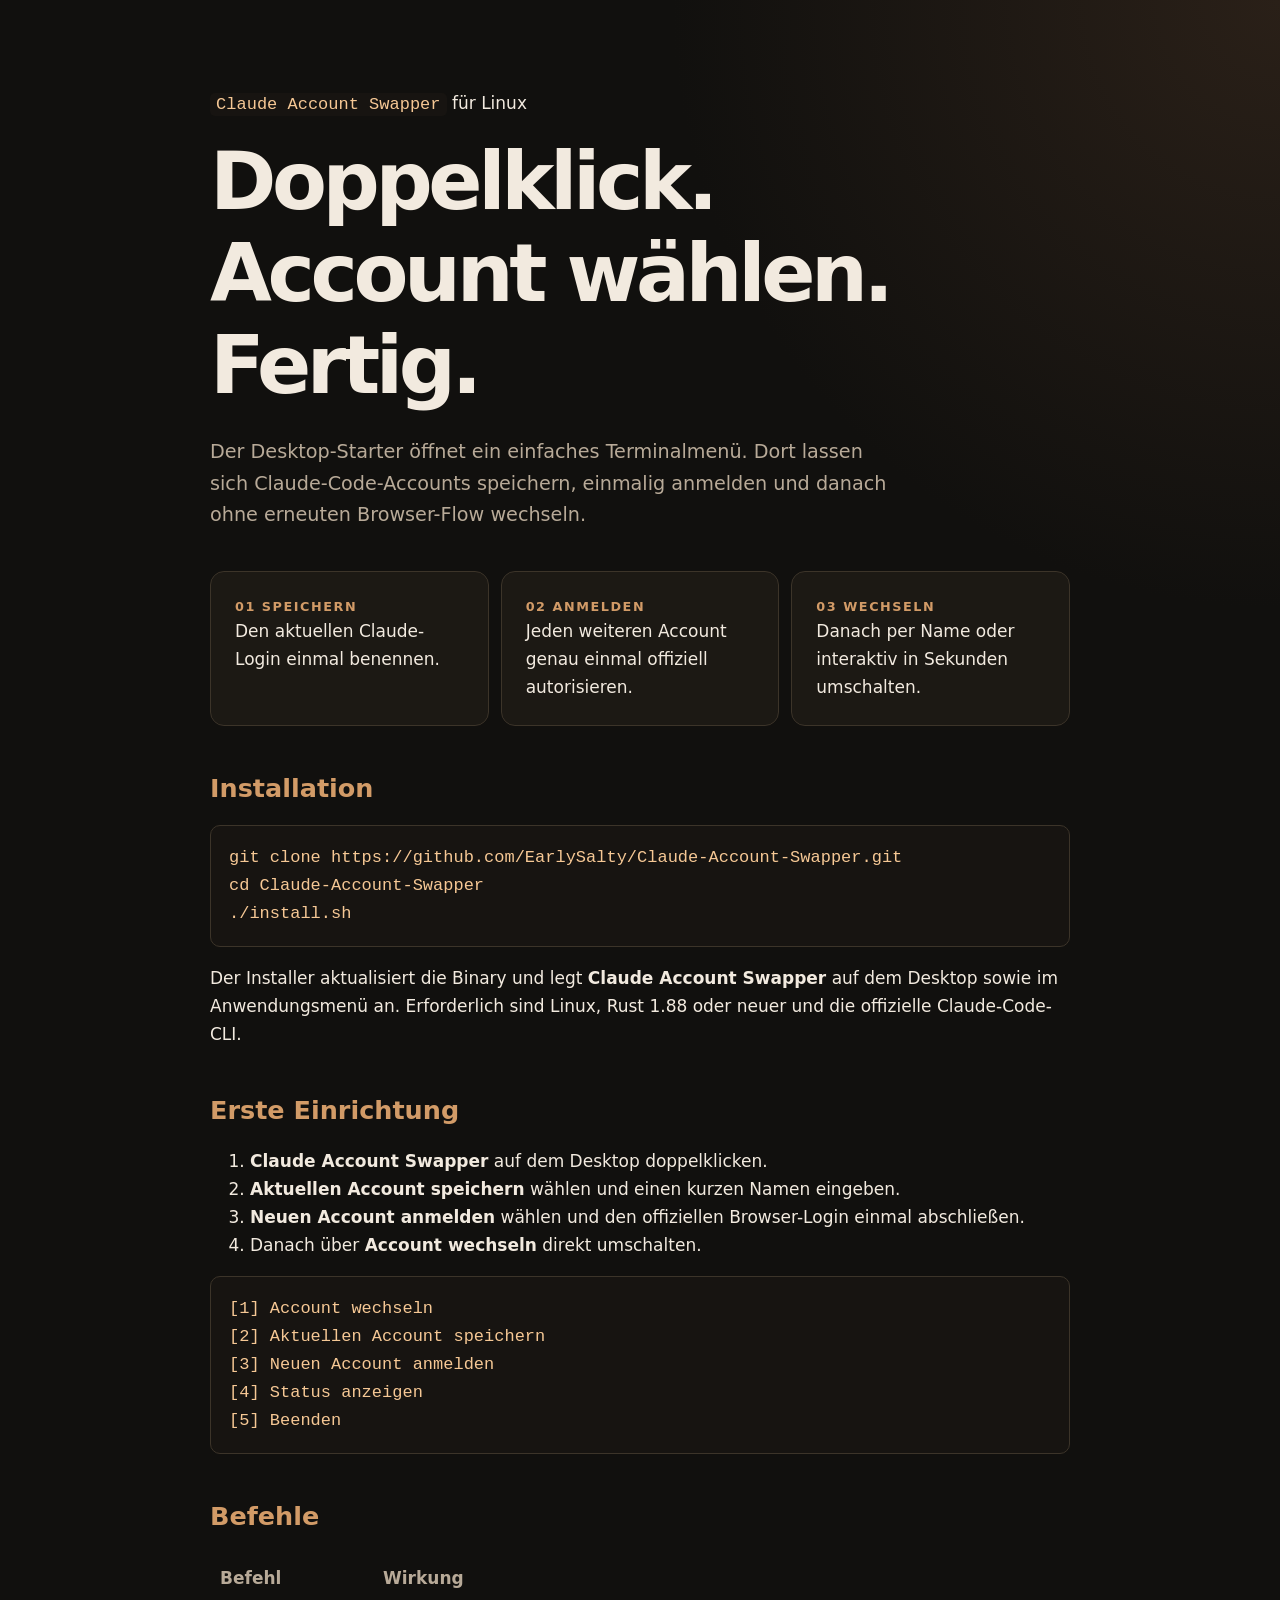
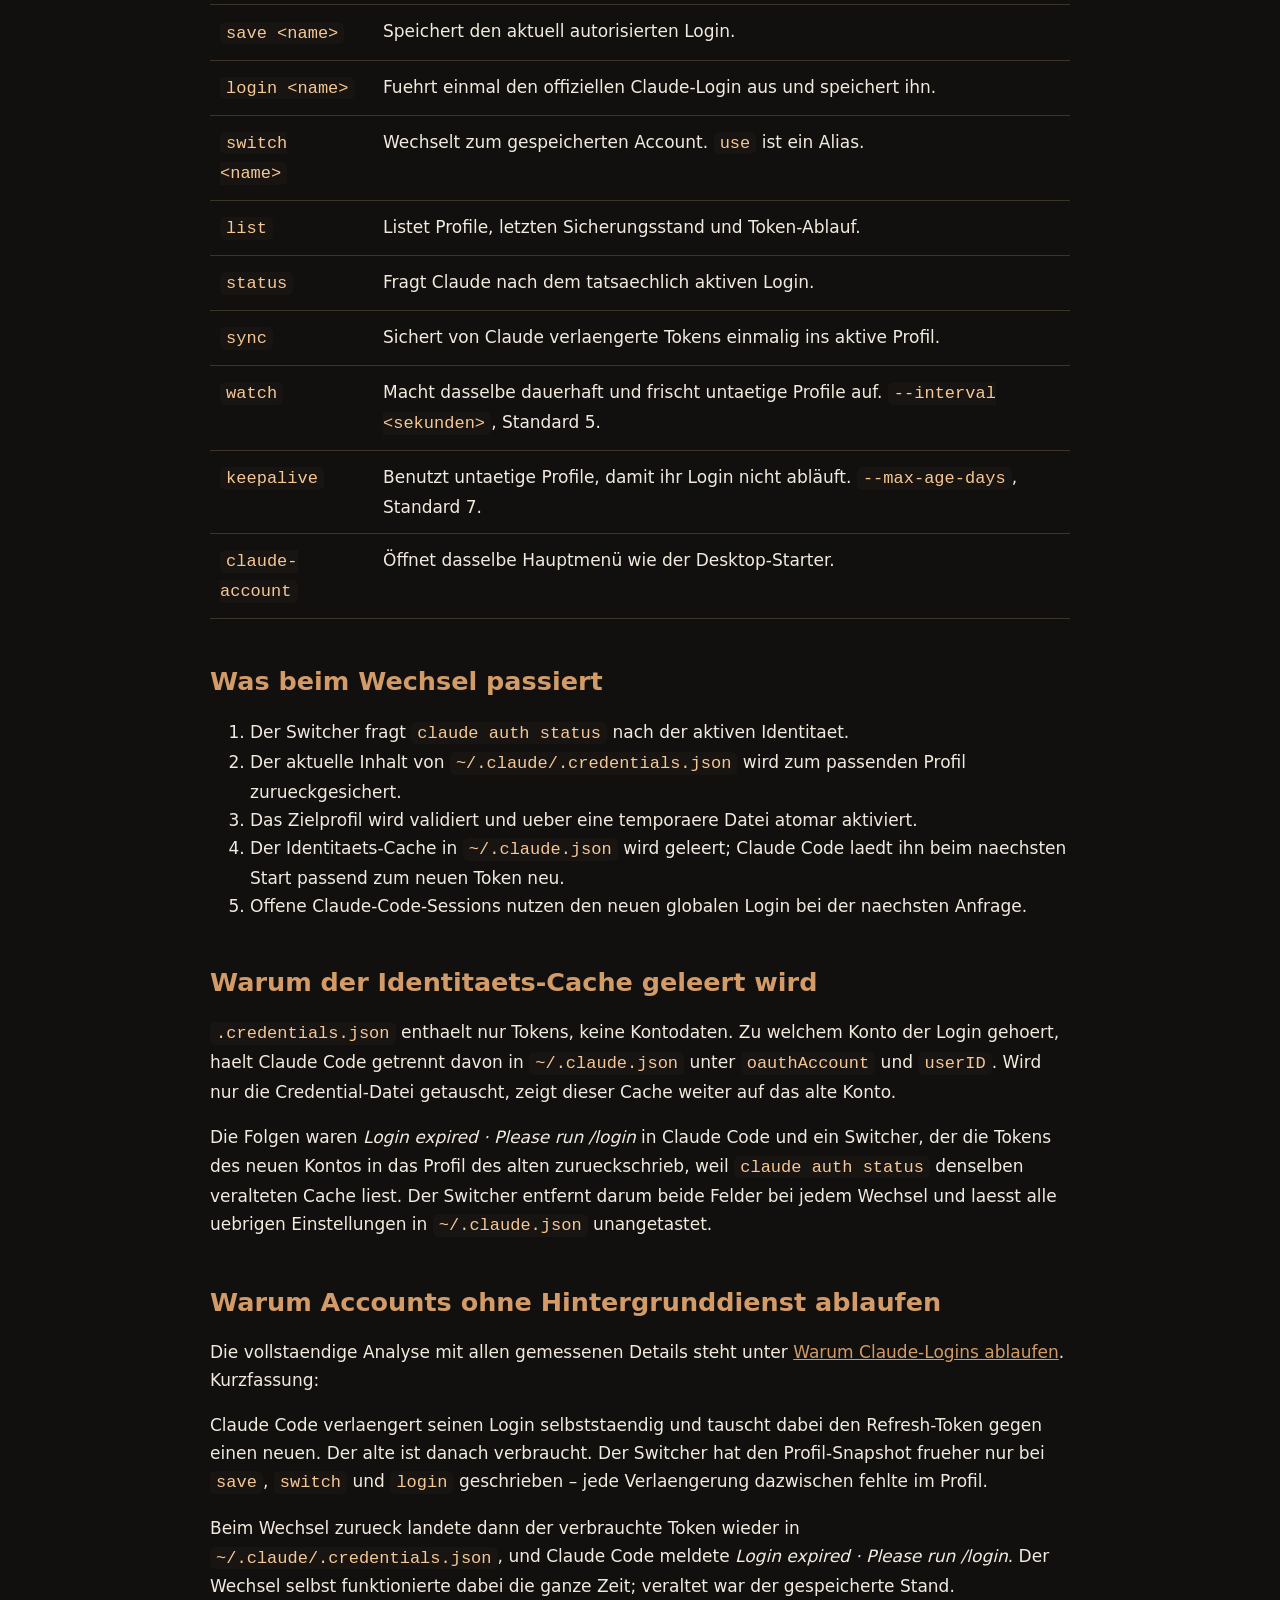
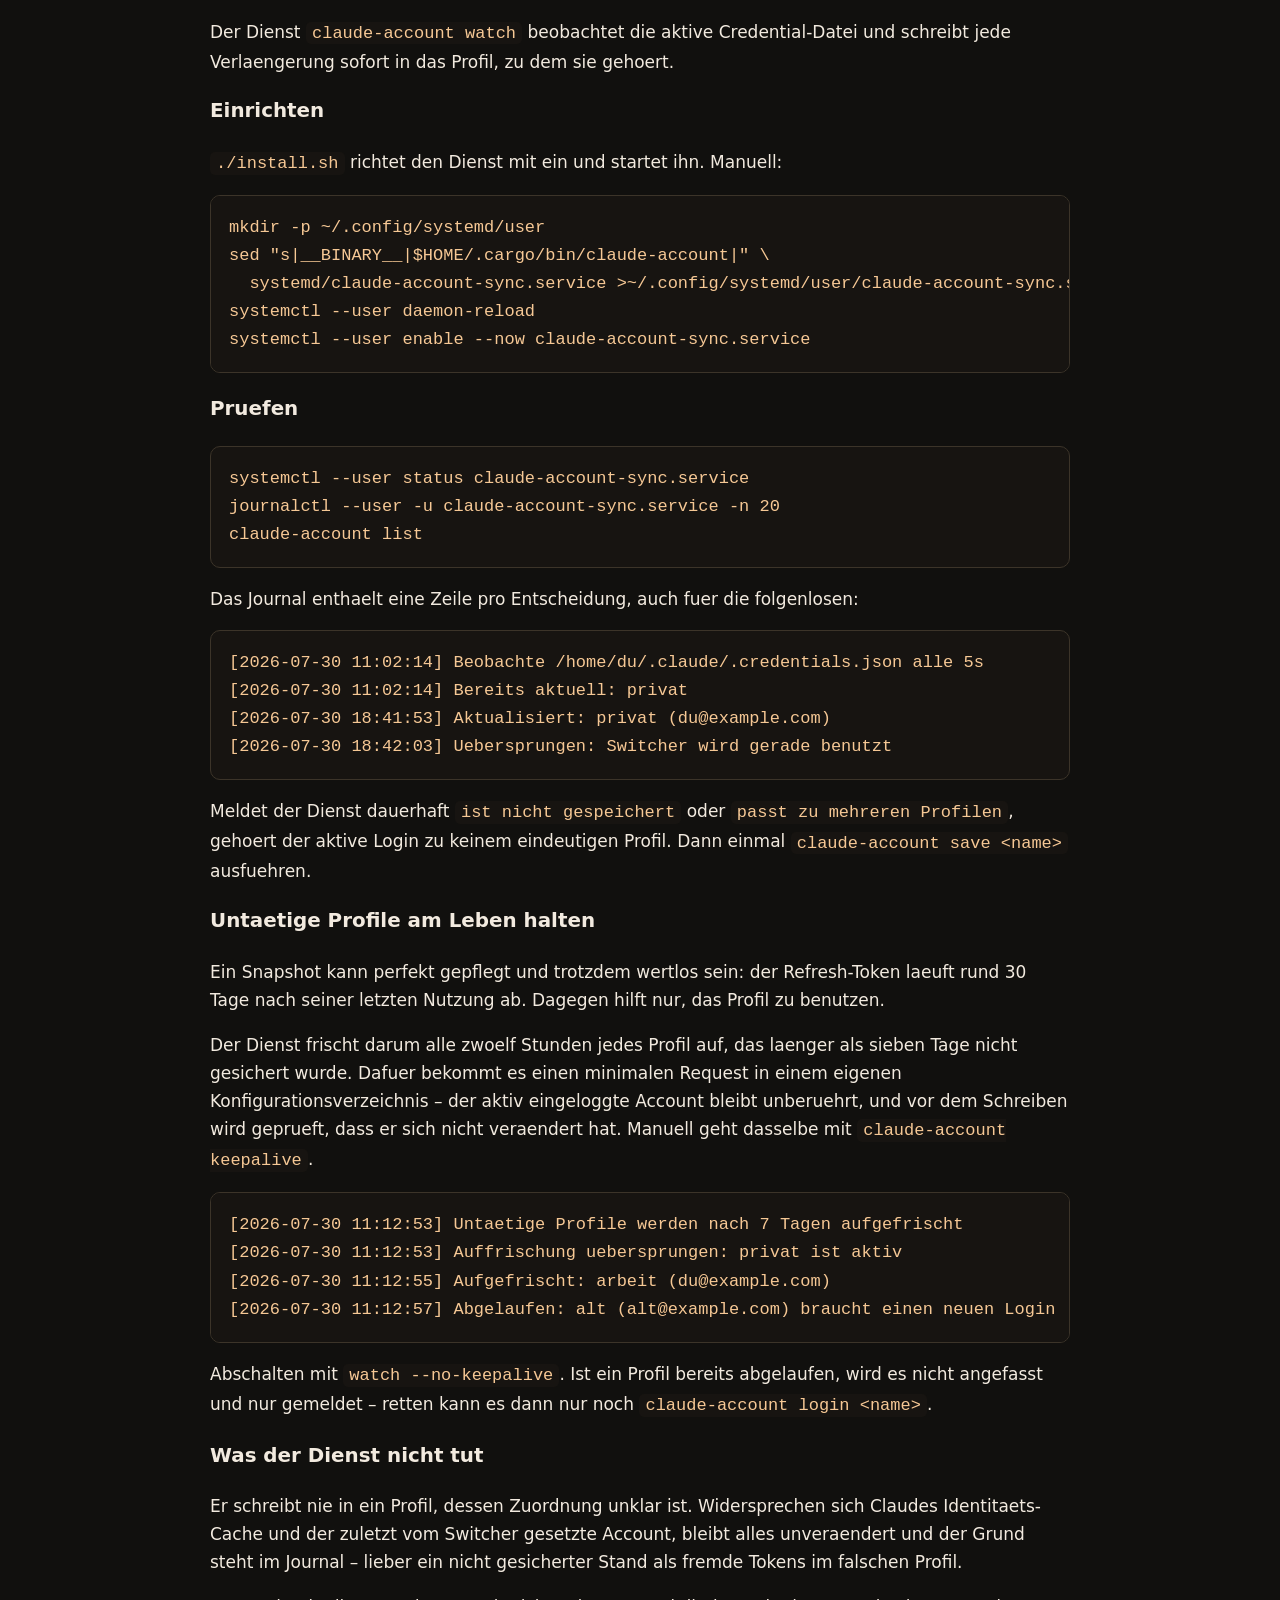
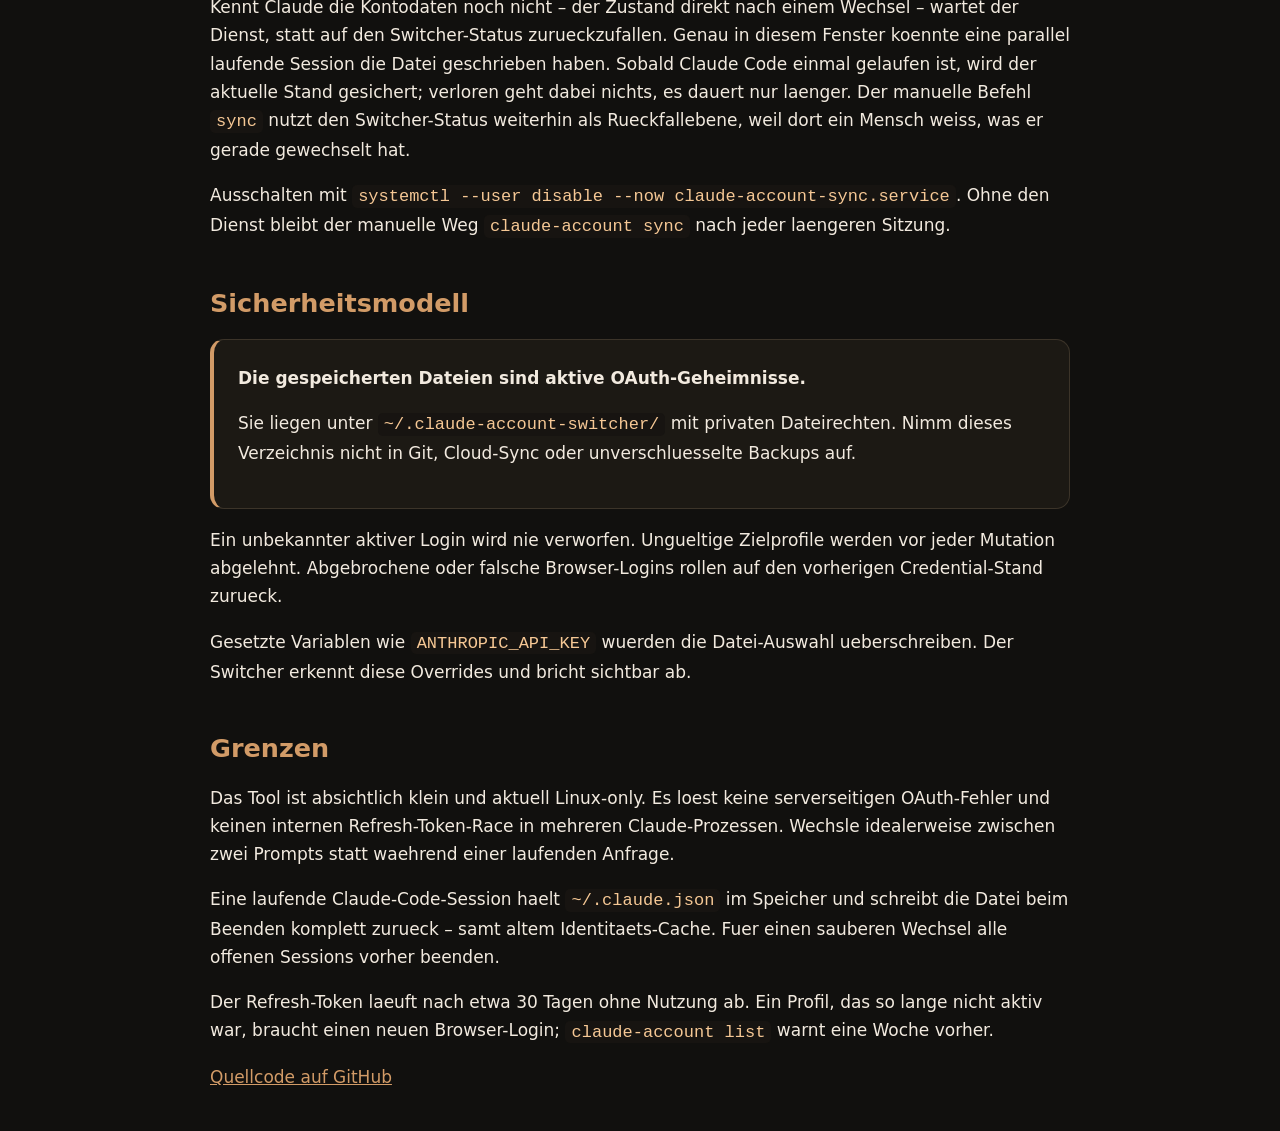
<file: docs/index.html>
<!DOCTYPE html>
<html lang="de">
<head>
  <meta charset="utf-8">
  <meta name="viewport" content="width=device-width, initial-scale=1">
  <title>Claude Account Swapper - Anleitung</title>
  <style>
    :root {
      color-scheme: dark;
      --background: #11100e;
      --surface: #1d1a16;
      --border: #3c3429;
      --text: #f2eadf;
      --muted: #b8aa98;
      --accent: #d29b67;
      --code: #171411;
    }
    * { box-sizing: border-box; }
    body {
      margin: 0;
      background: radial-gradient(circle at top right, #2a2018 0, var(--background) 38rem);
      color: var(--text);
      font: 17px/1.65 ui-sans-serif, system-ui, sans-serif;
    }
    main { width: min(860px, calc(100% - 32px)); margin: 0 auto; padding: 72px 0 96px; }
    h1, h2 { line-height: 1.15; }
    h1 { max-width: 720px; margin: 0; font-size: clamp(2.4rem, 8vw, 5rem); letter-spacing: -0.055em; }
    h2 { margin-top: 3rem; color: var(--accent); }
    .lead { max-width: 680px; margin: 24px 0 40px; color: var(--muted); font-size: 1.2rem; }
    .card { padding: 24px; border: 1px solid var(--border); border-radius: 14px; background: color-mix(in srgb, var(--surface) 94%, transparent); }
    .flow { display: grid; grid-template-columns: repeat(3, 1fr); gap: 12px; }
    .flow strong { display: block; color: var(--accent); font-size: 0.8rem; text-transform: uppercase; letter-spacing: 0.12em; }
    code { padding: 0.12rem 0.38rem; border-radius: 5px; background: var(--code); color: #f6c895; }
    pre { overflow-x: auto; padding: 18px; border: 1px solid var(--border); border-radius: 10px; background: var(--code); }
    pre code { padding: 0; background: transparent; }
    table { width: 100%; border-collapse: collapse; }
    th, td { padding: 12px 10px; border-bottom: 1px solid var(--border); text-align: left; vertical-align: top; }
    th { color: var(--muted); }
    .warning { border-left: 4px solid var(--accent); }
    a { color: var(--accent); }
    @media (max-width: 680px) {
      main { padding-top: 40px; }
      .flow { grid-template-columns: 1fr; }
      table, tbody, tr, td { display: block; }
      thead { display: none; }
      td { padding: 8px 0; }
      td:last-child { padding-bottom: 20px; }
    }
  </style>
</head>
<body>
  <main>
    <p><code>Claude Account Swapper</code> für Linux</p>
    <h1>Doppelklick. Account wählen. Fertig.</h1>
    <p class="lead">Der Desktop-Starter öffnet ein einfaches Terminalmenü. Dort lassen sich Claude-Code-Accounts speichern, einmalig anmelden und danach ohne erneuten Browser-Flow wechseln.</p>

    <section class="flow" aria-label="Ablauf">
      <div class="card"><strong>01 Speichern</strong>Den aktuellen Claude-Login einmal benennen.</div>
      <div class="card"><strong>02 Anmelden</strong>Jeden weiteren Account genau einmal offiziell autorisieren.</div>
      <div class="card"><strong>03 Wechseln</strong>Danach per Name oder interaktiv in Sekunden umschalten.</div>
    </section>

    <h2>Installation</h2>
    <pre><code>git clone https://github.com/EarlySalty/Claude-Account-Swapper.git
cd Claude-Account-Swapper
./install.sh</code></pre>
    <p>Der Installer aktualisiert die Binary und legt <strong>Claude Account Swapper</strong> auf dem Desktop sowie im Anwendungsmenü an. Erforderlich sind Linux, Rust 1.88 oder neuer und die offizielle Claude-Code-CLI.</p>

    <h2>Erste Einrichtung</h2>
    <ol>
      <li><strong>Claude Account Swapper</strong> auf dem Desktop doppelklicken.</li>
      <li><strong>Aktuellen Account speichern</strong> wählen und einen kurzen Namen eingeben.</li>
      <li><strong>Neuen Account anmelden</strong> wählen und den offiziellen Browser-Login einmal abschließen.</li>
      <li>Danach über <strong>Account wechseln</strong> direkt umschalten.</li>
    </ol>
    <pre><code>[1] Account wechseln
[2] Aktuellen Account speichern
[3] Neuen Account anmelden
[4] Status anzeigen
[5] Beenden</code></pre>

    <h2>Befehle</h2>
    <table>
      <thead><tr><th>Befehl</th><th>Wirkung</th></tr></thead>
      <tbody>
        <tr><td><code>save &lt;name&gt;</code></td><td>Speichert den aktuell autorisierten Login.</td></tr>
        <tr><td><code>login &lt;name&gt;</code></td><td>Fuehrt einmal den offiziellen Claude-Login aus und speichert ihn.</td></tr>
        <tr><td><code>switch &lt;name&gt;</code></td><td>Wechselt zum gespeicherten Account. <code>use</code> ist ein Alias.</td></tr>
        <tr><td><code>list</code></td><td>Listet Profile, letzten Sicherungsstand und Token-Ablauf.</td></tr>
        <tr><td><code>status</code></td><td>Fragt Claude nach dem tatsaechlich aktiven Login.</td></tr>
        <tr><td><code>sync</code></td><td>Sichert von Claude verlaengerte Tokens einmalig ins aktive Profil.</td></tr>
        <tr><td><code>watch</code></td><td>Macht dasselbe dauerhaft und frischt untaetige Profile auf. <code>--interval &lt;sekunden&gt;</code>, Standard 5.</td></tr>
        <tr><td><code>keepalive</code></td><td>Benutzt untaetige Profile, damit ihr Login nicht abläuft. <code>--max-age-days</code>, Standard 7.</td></tr>
        <tr><td><code>claude-account</code></td><td>Öffnet dasselbe Hauptmenü wie der Desktop-Starter.</td></tr>
      </tbody>
    </table>

    <h2>Was beim Wechsel passiert</h2>
    <ol>
      <li>Der Switcher fragt <code>claude auth status</code> nach der aktiven Identitaet.</li>
      <li>Der aktuelle Inhalt von <code>~/.claude/.credentials.json</code> wird zum passenden Profil zurueckgesichert.</li>
      <li>Das Zielprofil wird validiert und ueber eine temporaere Datei atomar aktiviert.</li>
      <li>Der Identitaets-Cache in <code>~/.claude.json</code> wird geleert; Claude Code laedt ihn beim naechsten Start passend zum neuen Token neu.</li>
      <li>Offene Claude-Code-Sessions nutzen den neuen globalen Login bei der naechsten Anfrage.</li>
    </ol>

    <h2>Warum der Identitaets-Cache geleert wird</h2>
    <p><code>.credentials.json</code> enthaelt nur Tokens, keine Kontodaten. Zu welchem Konto der Login gehoert, haelt Claude Code getrennt davon in <code>~/.claude.json</code> unter <code>oauthAccount</code> und <code>userID</code>. Wird nur die Credential-Datei getauscht, zeigt dieser Cache weiter auf das alte Konto.</p>
    <p>Die Folgen waren <em>Login expired &middot; Please run /login</em> in Claude Code und ein Switcher, der die Tokens des neuen Kontos in das Profil des alten zurueckschrieb, weil <code>claude auth status</code> denselben veralteten Cache liest. Der Switcher entfernt darum beide Felder bei jedem Wechsel und laesst alle uebrigen Einstellungen in <code>~/.claude.json</code> unangetastet.</p>

    <h2>Warum Accounts ohne Hintergrunddienst ablaufen</h2>
    <p>Die vollstaendige Analyse mit allen gemessenen Details steht unter <a href="lebensdauer.html">Warum Claude-Logins ablaufen</a>. Kurzfassung:</p>
    <p>Claude Code verlaengert seinen Login selbststaendig und tauscht dabei den Refresh-Token gegen einen neuen. Der alte ist danach verbraucht. Der Switcher hat den Profil-Snapshot frueher nur bei <code>save</code>, <code>switch</code> und <code>login</code> geschrieben &ndash; jede Verlaengerung dazwischen fehlte im Profil.</p>
    <p>Beim Wechsel zurueck landete dann der verbrauchte Token wieder in <code>~/.claude/.credentials.json</code>, und Claude Code meldete <em>Login expired &middot; Please run /login</em>. Der Wechsel selbst funktionierte dabei die ganze Zeit; veraltet war der gespeicherte Stand.</p>
    <p>Der Dienst <code>claude-account watch</code> beobachtet die aktive Credential-Datei und schreibt jede Verlaengerung sofort in das Profil, zu dem sie gehoert.</p>

    <h3>Einrichten</h3>
    <p><code>./install.sh</code> richtet den Dienst mit ein und startet ihn. Manuell:</p>
    <pre><code>mkdir -p ~/.config/systemd/user
sed "s|__BINARY__|$HOME/.cargo/bin/claude-account|" \
  systemd/claude-account-sync.service &gt;~/.config/systemd/user/claude-account-sync.service
systemctl --user daemon-reload
systemctl --user enable --now claude-account-sync.service</code></pre>

    <h3>Pruefen</h3>
    <pre><code>systemctl --user status claude-account-sync.service
journalctl --user -u claude-account-sync.service -n 20
claude-account list</code></pre>
    <p>Das Journal enthaelt eine Zeile pro Entscheidung, auch fuer die folgenlosen:</p>
    <pre><code>[2026-07-30 11:02:14] Beobachte /home/du/.claude/.credentials.json alle 5s
[2026-07-30 11:02:14] Bereits aktuell: privat
[2026-07-30 18:41:53] Aktualisiert: privat (du@example.com)
[2026-07-30 18:42:03] Uebersprungen: Switcher wird gerade benutzt</code></pre>
    <p>Meldet der Dienst dauerhaft <code>ist nicht gespeichert</code> oder <code>passt zu mehreren Profilen</code>, gehoert der aktive Login zu keinem eindeutigen Profil. Dann einmal <code>claude-account save &lt;name&gt;</code> ausfuehren.</p>

    <h3>Untaetige Profile am Leben halten</h3>
    <p>Ein Snapshot kann perfekt gepflegt und trotzdem wertlos sein: der Refresh-Token laeuft rund 30 Tage nach seiner letzten Nutzung ab. Dagegen hilft nur, das Profil zu benutzen.</p>
    <p>Der Dienst frischt darum alle zwoelf Stunden jedes Profil auf, das laenger als sieben Tage nicht gesichert wurde. Dafuer bekommt es einen minimalen Request in einem eigenen Konfigurationsverzeichnis &ndash; der aktiv eingeloggte Account bleibt unberuehrt, und vor dem Schreiben wird geprueft, dass er sich nicht veraendert hat. Manuell geht dasselbe mit <code>claude-account keepalive</code>.</p>
    <pre><code>[2026-07-30 11:12:53] Untaetige Profile werden nach 7 Tagen aufgefrischt
[2026-07-30 11:12:53] Auffrischung uebersprungen: privat ist aktiv
[2026-07-30 11:12:55] Aufgefrischt: arbeit (du@example.com)
[2026-07-30 11:12:57] Abgelaufen: alt (alt@example.com) braucht einen neuen Login</code></pre>
    <p>Abschalten mit <code>watch --no-keepalive</code>. Ist ein Profil bereits abgelaufen, wird es nicht angefasst und nur gemeldet &ndash; retten kann es dann nur noch <code>claude-account login &lt;name&gt;</code>.</p>

    <h3>Was der Dienst nicht tut</h3>
    <p>Er schreibt nie in ein Profil, dessen Zuordnung unklar ist. Widersprechen sich Claudes Identitaets-Cache und der zuletzt vom Switcher gesetzte Account, bleibt alles unveraendert und der Grund steht im Journal &ndash; lieber ein nicht gesicherter Stand als fremde Tokens im falschen Profil.</p>
    <p>Kennt Claude die Kontodaten noch nicht &ndash; der Zustand direkt nach einem Wechsel &ndash; wartet der Dienst, statt auf den Switcher-Status zurueckzufallen. Genau in diesem Fenster koennte eine parallel laufende Session die Datei geschrieben haben. Sobald Claude Code einmal gelaufen ist, wird der aktuelle Stand gesichert; verloren geht dabei nichts, es dauert nur laenger. Der manuelle Befehl <code>sync</code> nutzt den Switcher-Status weiterhin als Rueckfallebene, weil dort ein Mensch weiss, was er gerade gewechselt hat.</p>
    <p>Ausschalten mit <code>systemctl --user disable --now claude-account-sync.service</code>. Ohne den Dienst bleibt der manuelle Weg <code>claude-account sync</code> nach jeder laengeren Sitzung.</p>

    <h2>Sicherheitsmodell</h2>
    <div class="card warning">
      <strong>Die gespeicherten Dateien sind aktive OAuth-Geheimnisse.</strong>
      <p>Sie liegen unter <code>~/.claude-account-switcher/</code> mit privaten Dateirechten. Nimm dieses Verzeichnis nicht in Git, Cloud-Sync oder unverschluesselte Backups auf.</p>
    </div>
    <p>Ein unbekannter aktiver Login wird nie verworfen. Ungueltige Zielprofile werden vor jeder Mutation abgelehnt. Abgebrochene oder falsche Browser-Logins rollen auf den vorherigen Credential-Stand zurueck.</p>
    <p>Gesetzte Variablen wie <code>ANTHROPIC_API_KEY</code> wuerden die Datei-Auswahl ueberschreiben. Der Switcher erkennt diese Overrides und bricht sichtbar ab.</p>

    <h2>Grenzen</h2>
    <p>Das Tool ist absichtlich klein und aktuell Linux-only. Es loest keine serverseitigen OAuth-Fehler und keinen internen Refresh-Token-Race in mehreren Claude-Prozessen. Wechsle idealerweise zwischen zwei Prompts statt waehrend einer laufenden Anfrage.</p>
    <p>Eine laufende Claude-Code-Session haelt <code>~/.claude.json</code> im Speicher und schreibt die Datei beim Beenden komplett zurueck &ndash; samt altem Identitaets-Cache. Fuer einen sauberen Wechsel alle offenen Sessions vorher beenden.</p>
    <p>Der Refresh-Token laeuft nach etwa 30 Tagen ohne Nutzung ab. Ein Profil, das so lange nicht aktiv war, braucht einen neuen Browser-Login; <code>claude-account list</code> warnt eine Woche vorher.</p>

    <p><a href="https://github.com/EarlySalty/Claude-Account-Swapper">Quellcode auf GitHub</a></p>
  </main>
</body>
</html>
</file>
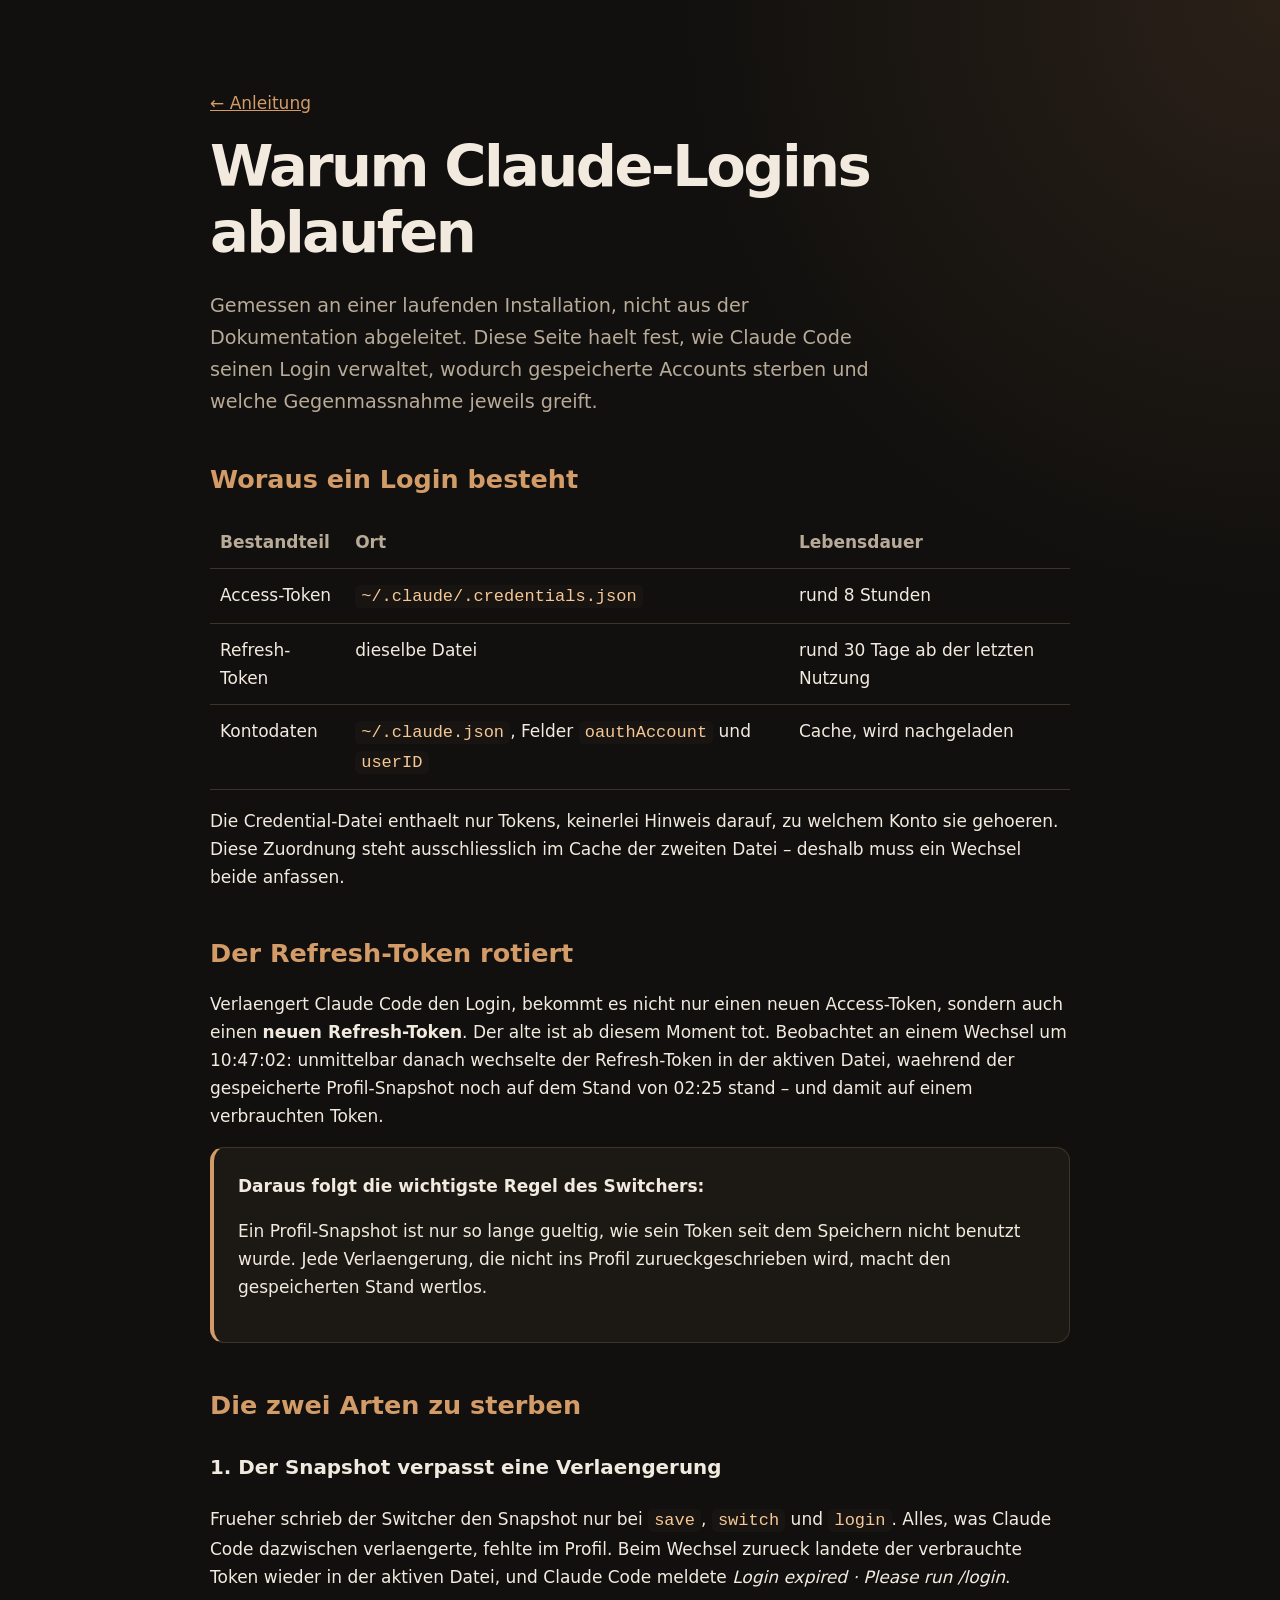
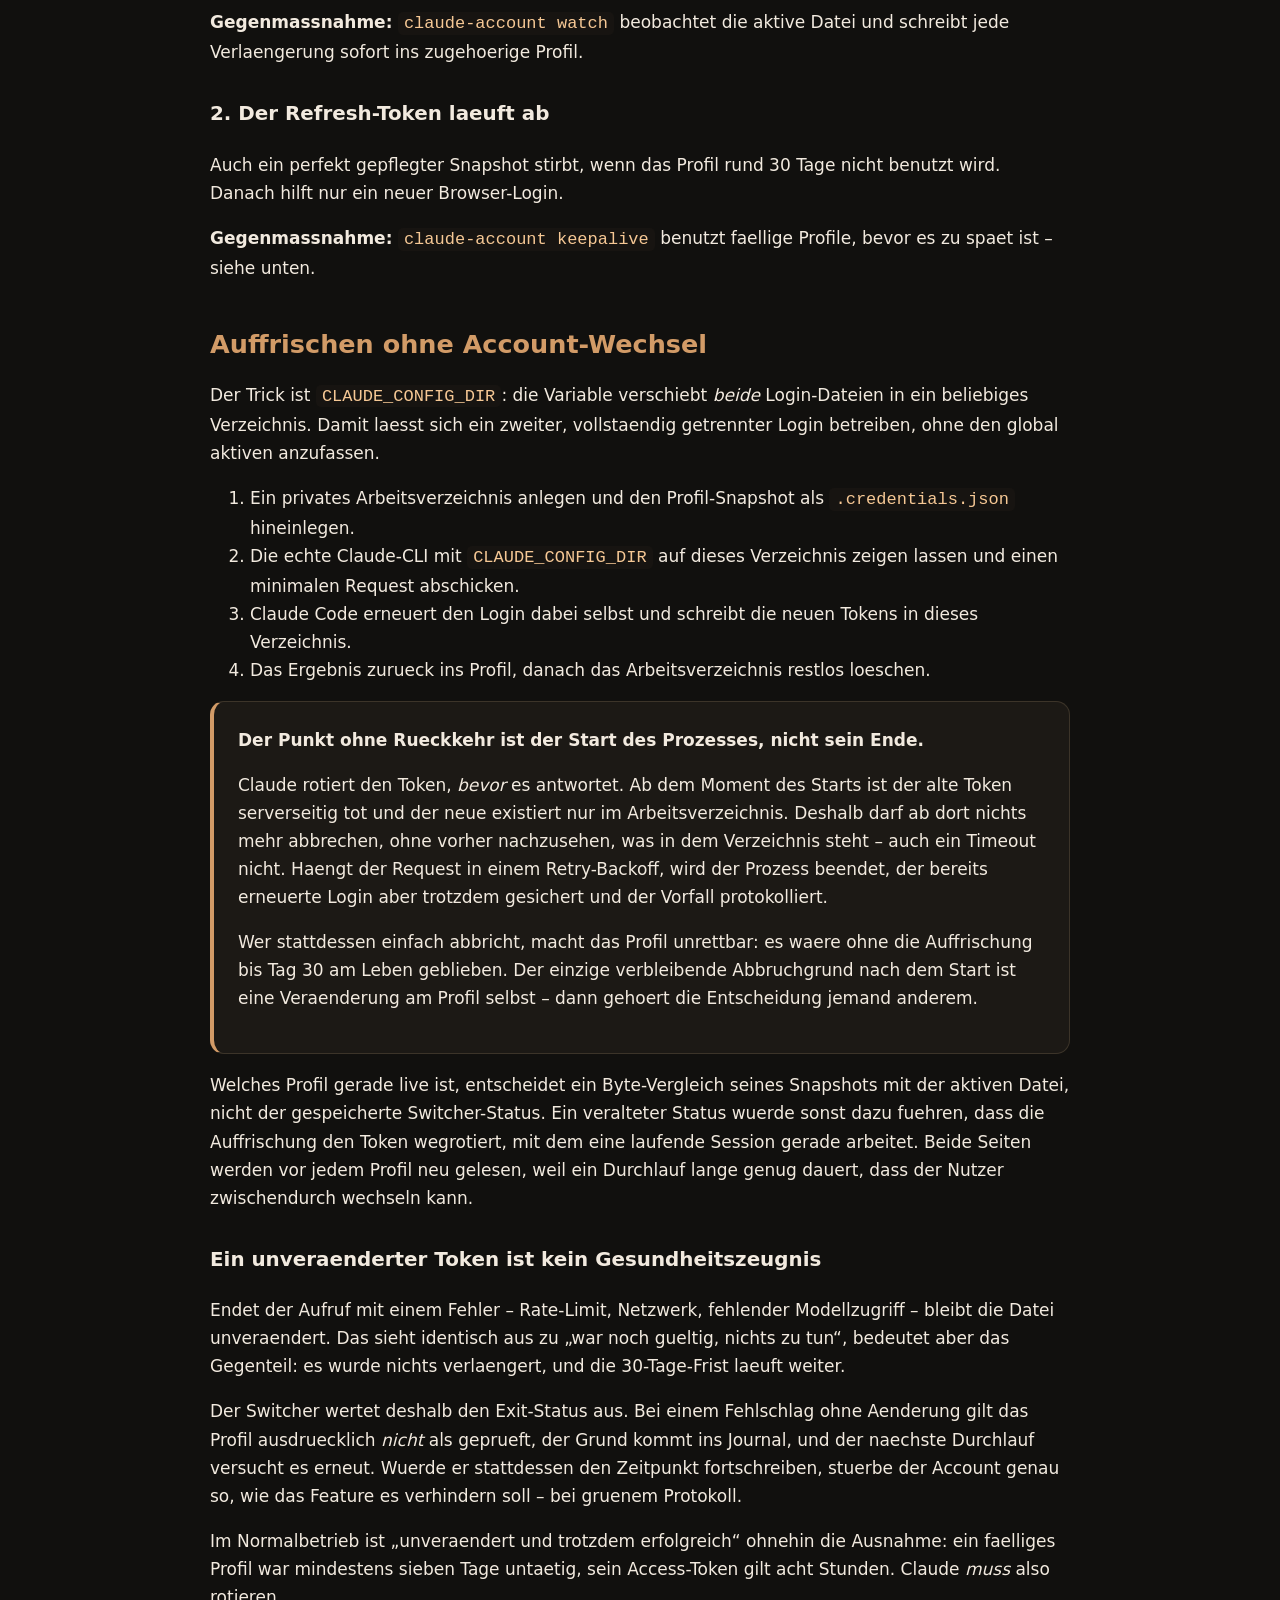
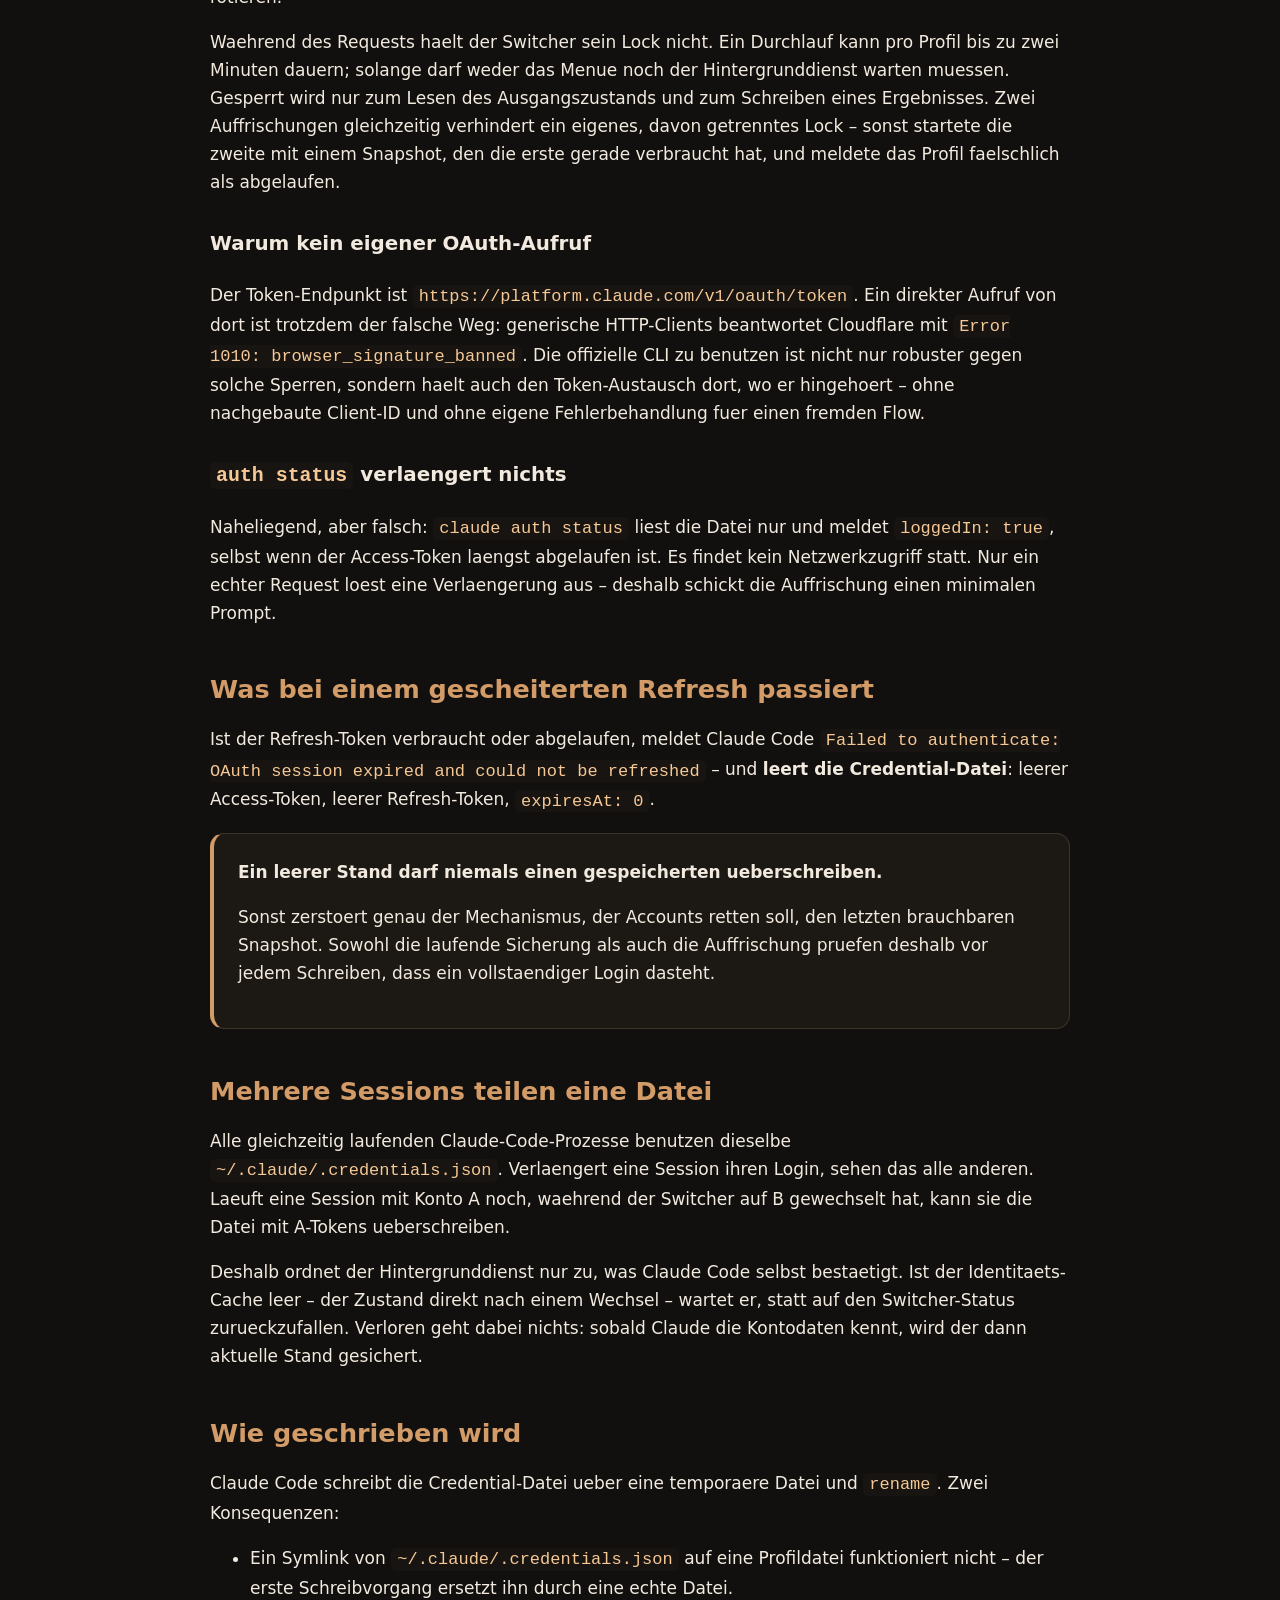
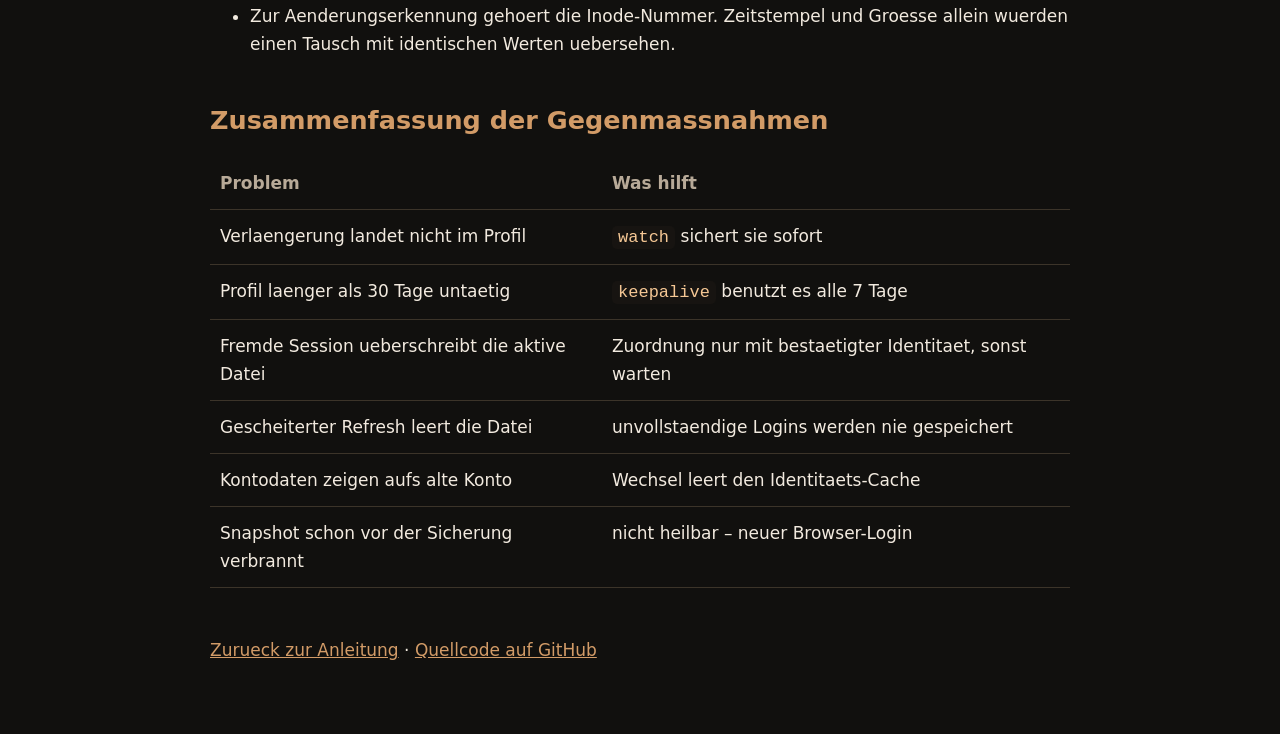
<file: docs/lebensdauer.html>
<!DOCTYPE html>
<html lang="de">
<head>
  <meta charset="utf-8">
  <meta name="viewport" content="width=device-width, initial-scale=1">
  <title>Warum Claude-Logins ablaufen - Claude Account Swapper</title>
  <style>
    :root {
      color-scheme: dark;
      --background: #11100e;
      --surface: #1d1a16;
      --border: #3c3429;
      --text: #f2eadf;
      --muted: #b8aa98;
      --accent: #d29b67;
      --code: #171411;
    }
    * { box-sizing: border-box; }
    body {
      margin: 0;
      background: radial-gradient(circle at top right, #2a2018 0, var(--background) 38rem);
      color: var(--text);
      font: 17px/1.65 ui-sans-serif, system-ui, sans-serif;
    }
    main { width: min(860px, calc(100% - 32px)); margin: 0 auto; padding: 72px 0 96px; }
    h1, h2 { line-height: 1.15; }
    h1 { max-width: 720px; margin: 0; font-size: clamp(2.1rem, 6vw, 3.6rem); letter-spacing: -0.045em; }
    h2 { margin-top: 3rem; color: var(--accent); }
    h3 { margin-top: 2rem; }
    .lead { max-width: 680px; margin: 24px 0 40px; color: var(--muted); font-size: 1.2rem; }
    .card { padding: 24px; border: 1px solid var(--border); border-radius: 14px; background: color-mix(in srgb, var(--surface) 94%, transparent); }
    code { padding: 0.12rem 0.38rem; border-radius: 5px; background: var(--code); color: #f6c895; }
    pre { overflow-x: auto; padding: 18px; border: 1px solid var(--border); border-radius: 10px; background: var(--code); }
    pre code { padding: 0; background: transparent; }
    table { width: 100%; border-collapse: collapse; }
    th, td { padding: 12px 10px; border-bottom: 1px solid var(--border); text-align: left; vertical-align: top; }
    th { color: var(--muted); }
    .warning { border-left: 4px solid var(--accent); }
    a { color: var(--accent); }
    @media (max-width: 680px) {
      main { padding-top: 40px; }
      table, tbody, tr, td { display: block; }
      thead { display: none; }
      td { padding: 8px 0; }
      td:last-child { padding-bottom: 20px; }
    }
  </style>
</head>
<body>
  <main>
    <p><a href="index.html">&larr; Anleitung</a></p>
    <h1>Warum Claude-Logins ablaufen</h1>
    <p class="lead">Gemessen an einer laufenden Installation, nicht aus der Dokumentation abgeleitet. Diese Seite haelt fest, wie Claude Code seinen Login verwaltet, wodurch gespeicherte Accounts sterben und welche Gegenmassnahme jeweils greift.</p>

    <h2>Woraus ein Login besteht</h2>
    <table>
      <thead><tr><th>Bestandteil</th><th>Ort</th><th>Lebensdauer</th></tr></thead>
      <tbody>
        <tr><td>Access-Token</td><td><code>~/.claude/.credentials.json</code></td><td>rund 8 Stunden</td></tr>
        <tr><td>Refresh-Token</td><td>dieselbe Datei</td><td>rund 30 Tage ab der letzten Nutzung</td></tr>
        <tr><td>Kontodaten</td><td><code>~/.claude.json</code>, Felder <code>oauthAccount</code> und <code>userID</code></td><td>Cache, wird nachgeladen</td></tr>
      </tbody>
    </table>
    <p>Die Credential-Datei enthaelt nur Tokens, keinerlei Hinweis darauf, zu welchem Konto sie gehoeren. Diese Zuordnung steht ausschliesslich im Cache der zweiten Datei &ndash; deshalb muss ein Wechsel beide anfassen.</p>

    <h2>Der Refresh-Token rotiert</h2>
    <p>Verlaengert Claude Code den Login, bekommt es nicht nur einen neuen Access-Token, sondern auch einen <strong>neuen Refresh-Token</strong>. Der alte ist ab diesem Moment tot. Beobachtet an einem Wechsel um 10:47:02: unmittelbar danach wechselte der Refresh-Token in der aktiven Datei, waehrend der gespeicherte Profil-Snapshot noch auf dem Stand von 02:25 stand &ndash; und damit auf einem verbrauchten Token.</p>
    <div class="card warning">
      <strong>Daraus folgt die wichtigste Regel des Switchers:</strong>
      <p>Ein Profil-Snapshot ist nur so lange gueltig, wie sein Token seit dem Speichern nicht benutzt wurde. Jede Verlaengerung, die nicht ins Profil zurueckgeschrieben wird, macht den gespeicherten Stand wertlos.</p>
    </div>

    <h2>Die zwei Arten zu sterben</h2>
    <h3>1. Der Snapshot verpasst eine Verlaengerung</h3>
    <p>Frueher schrieb der Switcher den Snapshot nur bei <code>save</code>, <code>switch</code> und <code>login</code>. Alles, was Claude Code dazwischen verlaengerte, fehlte im Profil. Beim Wechsel zurueck landete der verbrauchte Token wieder in der aktiven Datei, und Claude Code meldete <em>Login expired &middot; Please run /login</em>.</p>
    <p><strong>Gegenmassnahme:</strong> <code>claude-account watch</code> beobachtet die aktive Datei und schreibt jede Verlaengerung sofort ins zugehoerige Profil.</p>

    <h3>2. Der Refresh-Token laeuft ab</h3>
    <p>Auch ein perfekt gepflegter Snapshot stirbt, wenn das Profil rund 30 Tage nicht benutzt wird. Danach hilft nur ein neuer Browser-Login.</p>
    <p><strong>Gegenmassnahme:</strong> <code>claude-account keepalive</code> benutzt faellige Profile, bevor es zu spaet ist &ndash; siehe unten.</p>

    <h2>Auffrischen ohne Account-Wechsel</h2>
    <p>Der Trick ist <code>CLAUDE_CONFIG_DIR</code>: die Variable verschiebt <em>beide</em> Login-Dateien in ein beliebiges Verzeichnis. Damit laesst sich ein zweiter, vollstaendig getrennter Login betreiben, ohne den global aktiven anzufassen.</p>
    <ol>
      <li>Ein privates Arbeitsverzeichnis anlegen und den Profil-Snapshot als <code>.credentials.json</code> hineinlegen.</li>
      <li>Die echte Claude-CLI mit <code>CLAUDE_CONFIG_DIR</code> auf dieses Verzeichnis zeigen lassen und einen minimalen Request abschicken.</li>
      <li>Claude Code erneuert den Login dabei selbst und schreibt die neuen Tokens in dieses Verzeichnis.</li>
      <li>Das Ergebnis zurueck ins Profil, danach das Arbeitsverzeichnis restlos loeschen.</li>
    </ol>
    <div class="card warning">
      <strong>Der Punkt ohne Rueckkehr ist der Start des Prozesses, nicht sein Ende.</strong>
      <p>Claude rotiert den Token, <em>bevor</em> es antwortet. Ab dem Moment des Starts ist der alte Token serverseitig tot und der neue existiert nur im Arbeitsverzeichnis. Deshalb darf ab dort nichts mehr abbrechen, ohne vorher nachzusehen, was in dem Verzeichnis steht &ndash; auch ein Timeout nicht. Haengt der Request in einem Retry-Backoff, wird der Prozess beendet, der bereits erneuerte Login aber trotzdem gesichert und der Vorfall protokolliert.</p>
      <p>Wer stattdessen einfach abbricht, macht das Profil unrettbar: es waere ohne die Auffrischung bis Tag 30 am Leben geblieben. Der einzige verbleibende Abbruchgrund nach dem Start ist eine Veraenderung am Profil selbst &ndash; dann gehoert die Entscheidung jemand anderem.</p>
    </div>
    <p>Welches Profil gerade live ist, entscheidet ein Byte-Vergleich seines Snapshots mit der aktiven Datei, nicht der gespeicherte Switcher-Status. Ein veralteter Status wuerde sonst dazu fuehren, dass die Auffrischung den Token wegrotiert, mit dem eine laufende Session gerade arbeitet. Beide Seiten werden vor jedem Profil neu gelesen, weil ein Durchlauf lange genug dauert, dass der Nutzer zwischendurch wechseln kann.</p>

    <h3>Ein unveraenderter Token ist kein Gesundheitszeugnis</h3>
    <p>Endet der Aufruf mit einem Fehler &ndash; Rate-Limit, Netzwerk, fehlender Modellzugriff &ndash; bleibt die Datei unveraendert. Das sieht identisch aus zu &bdquo;war noch gueltig, nichts zu tun&ldquo;, bedeutet aber das Gegenteil: es wurde nichts verlaengert, und die 30-Tage-Frist laeuft weiter.</p>
    <p>Der Switcher wertet deshalb den Exit-Status aus. Bei einem Fehlschlag ohne Aenderung gilt das Profil ausdruecklich <em>nicht</em> als geprueft, der Grund kommt ins Journal, und der naechste Durchlauf versucht es erneut. Wuerde er stattdessen den Zeitpunkt fortschreiben, stuerbe der Account genau so, wie das Feature es verhindern soll &ndash; bei gruenem Protokoll.</p>
    <p>Im Normalbetrieb ist &bdquo;unveraendert und trotzdem erfolgreich&ldquo; ohnehin die Ausnahme: ein faelliges Profil war mindestens sieben Tage untaetig, sein Access-Token gilt acht Stunden. Claude <em>muss</em> also rotieren.</p>
    <p>Waehrend des Requests haelt der Switcher sein Lock nicht. Ein Durchlauf kann pro Profil bis zu zwei Minuten dauern; solange darf weder das Menue noch der Hintergrunddienst warten muessen. Gesperrt wird nur zum Lesen des Ausgangszustands und zum Schreiben eines Ergebnisses. Zwei Auffrischungen gleichzeitig verhindert ein eigenes, davon getrenntes Lock &ndash; sonst startete die zweite mit einem Snapshot, den die erste gerade verbraucht hat, und meldete das Profil faelschlich als abgelaufen.</p>

    <h3>Warum kein eigener OAuth-Aufruf</h3>
    <p>Der Token-Endpunkt ist <code>https://platform.claude.com/v1/oauth/token</code>. Ein direkter Aufruf von dort ist trotzdem der falsche Weg: generische HTTP-Clients beantwortet Cloudflare mit <code>Error 1010: browser_signature_banned</code>. Die offizielle CLI zu benutzen ist nicht nur robuster gegen solche Sperren, sondern haelt auch den Token-Austausch dort, wo er hingehoert &ndash; ohne nachgebaute Client-ID und ohne eigene Fehlerbehandlung fuer einen fremden Flow.</p>

    <h3><code>auth status</code> verlaengert nichts</h3>
    <p>Naheliegend, aber falsch: <code>claude auth status</code> liest die Datei nur und meldet <code>loggedIn: true</code>, selbst wenn der Access-Token laengst abgelaufen ist. Es findet kein Netzwerkzugriff statt. Nur ein echter Request loest eine Verlaengerung aus &ndash; deshalb schickt die Auffrischung einen minimalen Prompt.</p>

    <h2>Was bei einem gescheiterten Refresh passiert</h2>
    <p>Ist der Refresh-Token verbraucht oder abgelaufen, meldet Claude Code <code>Failed to authenticate: OAuth session expired and could not be refreshed</code> &ndash; und <strong>leert die Credential-Datei</strong>: leerer Access-Token, leerer Refresh-Token, <code>expiresAt: 0</code>.</p>
    <div class="card warning">
      <strong>Ein leerer Stand darf niemals einen gespeicherten ueberschreiben.</strong>
      <p>Sonst zerstoert genau der Mechanismus, der Accounts retten soll, den letzten brauchbaren Snapshot. Sowohl die laufende Sicherung als auch die Auffrischung pruefen deshalb vor jedem Schreiben, dass ein vollstaendiger Login dasteht.</p>
    </div>

    <h2>Mehrere Sessions teilen eine Datei</h2>
    <p>Alle gleichzeitig laufenden Claude-Code-Prozesse benutzen dieselbe <code>~/.claude/.credentials.json</code>. Verlaengert eine Session ihren Login, sehen das alle anderen. Laeuft eine Session mit Konto A noch, waehrend der Switcher auf B gewechselt hat, kann sie die Datei mit A-Tokens ueberschreiben.</p>
    <p>Deshalb ordnet der Hintergrunddienst nur zu, was Claude Code selbst bestaetigt. Ist der Identitaets-Cache leer &ndash; der Zustand direkt nach einem Wechsel &ndash; wartet er, statt auf den Switcher-Status zurueckzufallen. Verloren geht dabei nichts: sobald Claude die Kontodaten kennt, wird der dann aktuelle Stand gesichert.</p>

    <h2>Wie geschrieben wird</h2>
    <p>Claude Code schreibt die Credential-Datei ueber eine temporaere Datei und <code>rename</code>. Zwei Konsequenzen:</p>
    <ul>
      <li>Ein Symlink von <code>~/.claude/.credentials.json</code> auf eine Profildatei funktioniert nicht &ndash; der erste Schreibvorgang ersetzt ihn durch eine echte Datei.</li>
      <li>Zur Aenderungserkennung gehoert die Inode-Nummer. Zeitstempel und Groesse allein wuerden einen Tausch mit identischen Werten uebersehen.</li>
    </ul>

    <h2>Zusammenfassung der Gegenmassnahmen</h2>
    <table>
      <thead><tr><th>Problem</th><th>Was hilft</th></tr></thead>
      <tbody>
        <tr><td>Verlaengerung landet nicht im Profil</td><td><code>watch</code> sichert sie sofort</td></tr>
        <tr><td>Profil laenger als 30 Tage untaetig</td><td><code>keepalive</code> benutzt es alle 7 Tage</td></tr>
        <tr><td>Fremde Session ueberschreibt die aktive Datei</td><td>Zuordnung nur mit bestaetigter Identitaet, sonst warten</td></tr>
        <tr><td>Gescheiterter Refresh leert die Datei</td><td>unvollstaendige Logins werden nie gespeichert</td></tr>
        <tr><td>Kontodaten zeigen aufs alte Konto</td><td>Wechsel leert den Identitaets-Cache</td></tr>
        <tr><td>Snapshot schon vor der Sicherung verbrannt</td><td>nicht heilbar &ndash; neuer Browser-Login</td></tr>
      </tbody>
    </table>

    <p style="margin-top:3rem"><a href="index.html">Zurueck zur Anleitung</a> &middot; <a href="https://github.com/EarlySalty/Claude-Account-Swapper">Quellcode auf GitHub</a></p>
  </main>
</body>
</html>
</file>
